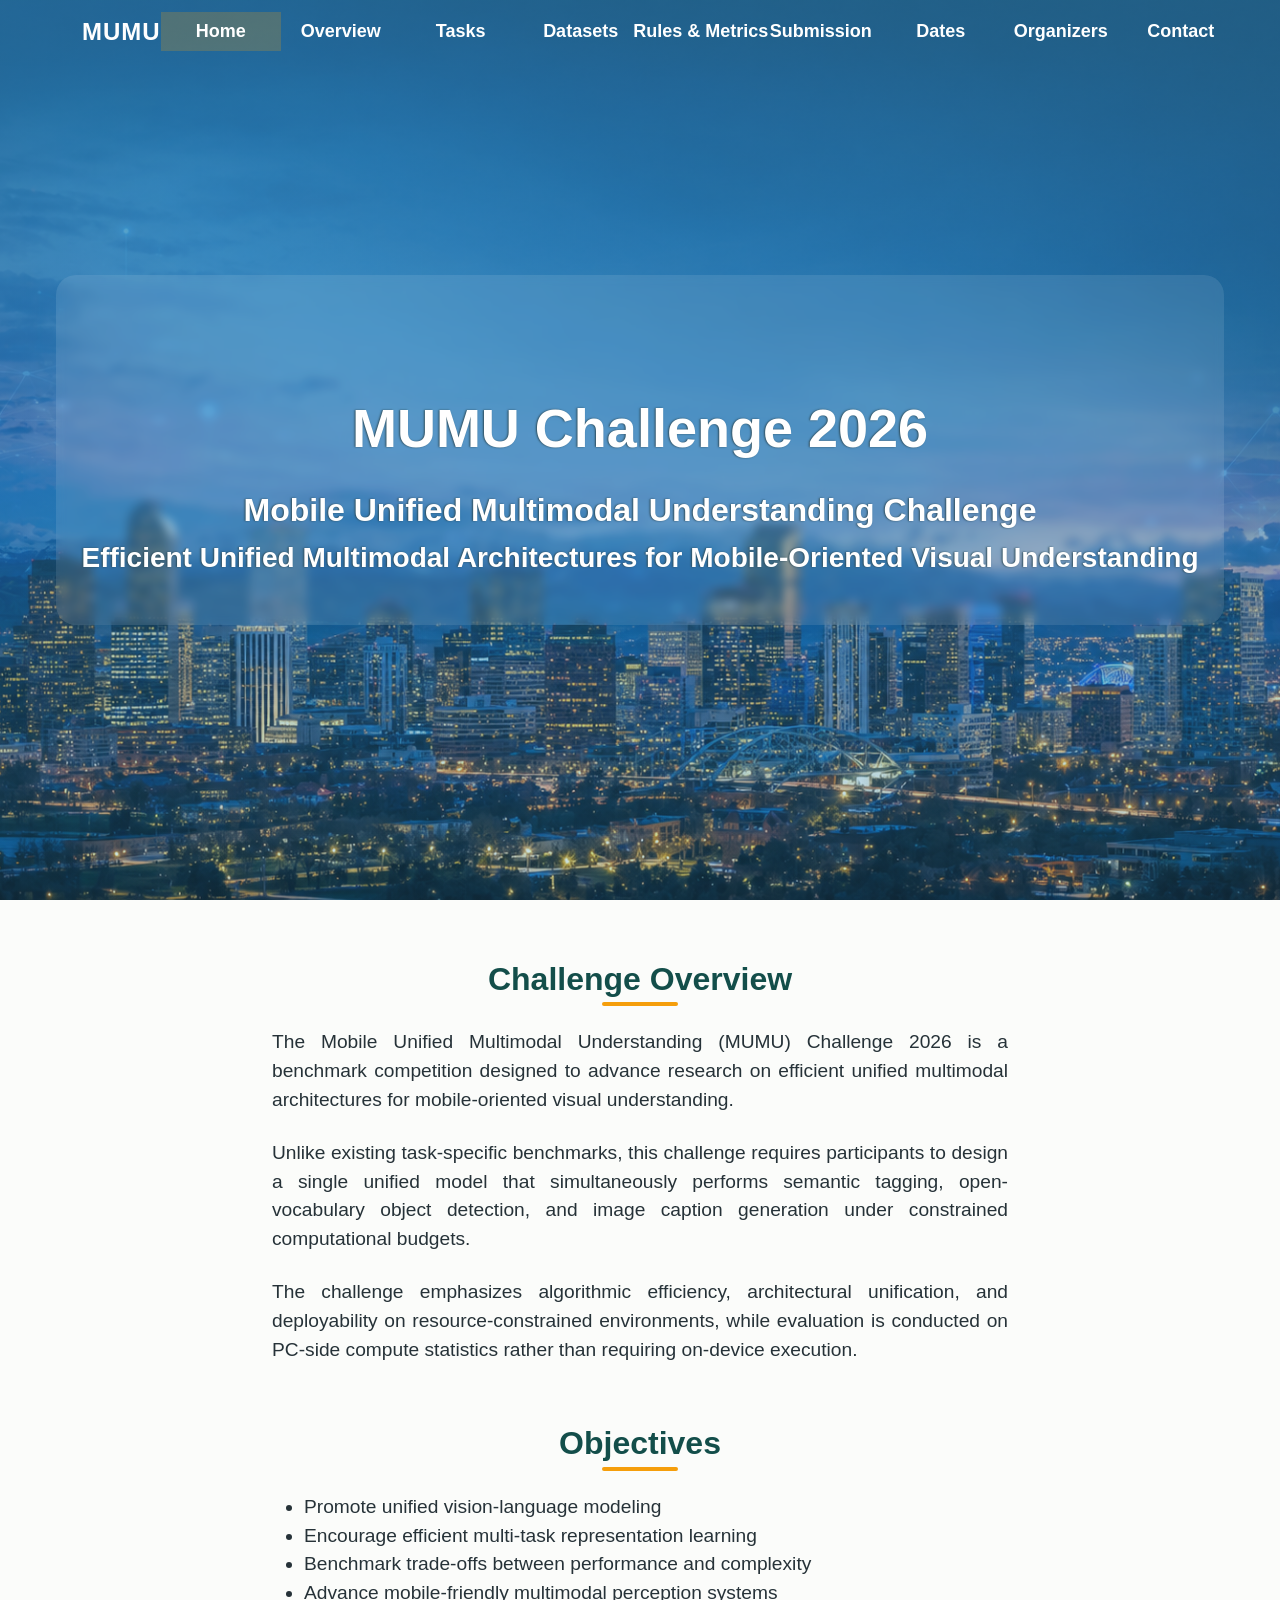
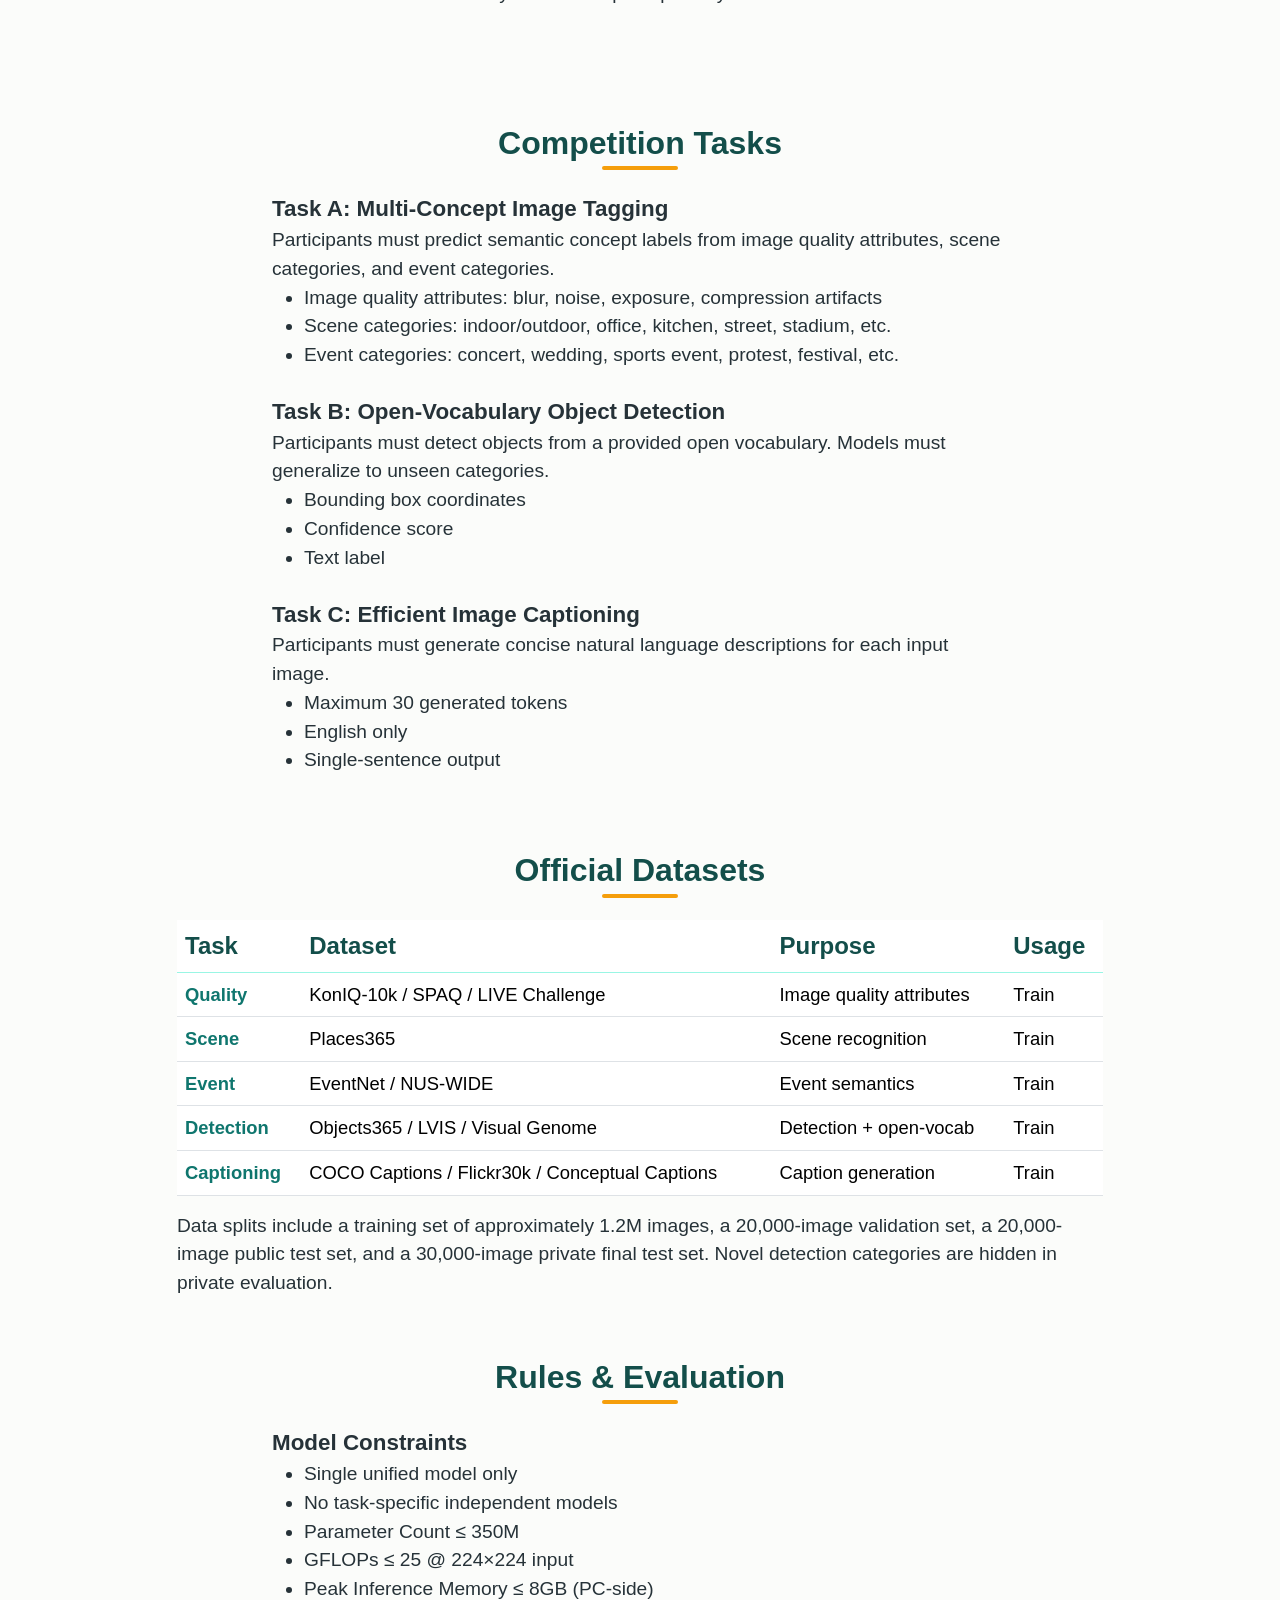
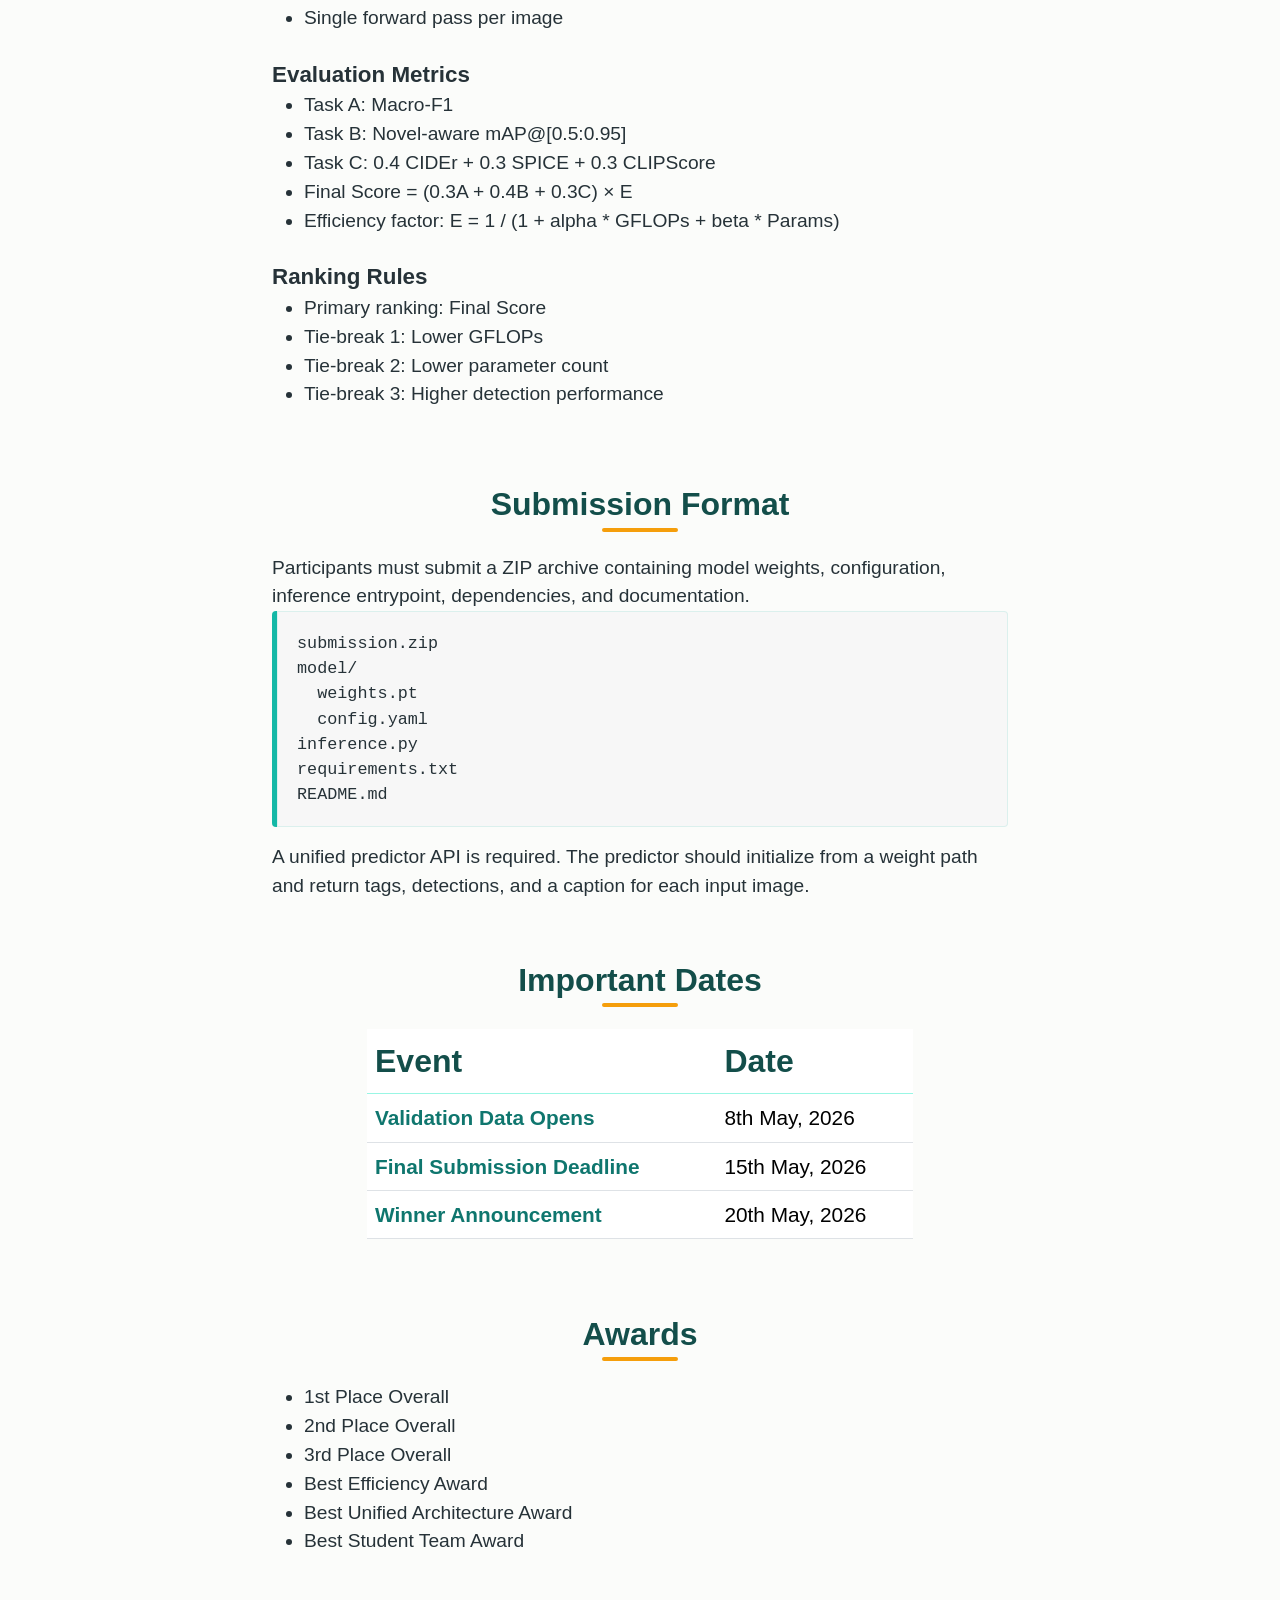
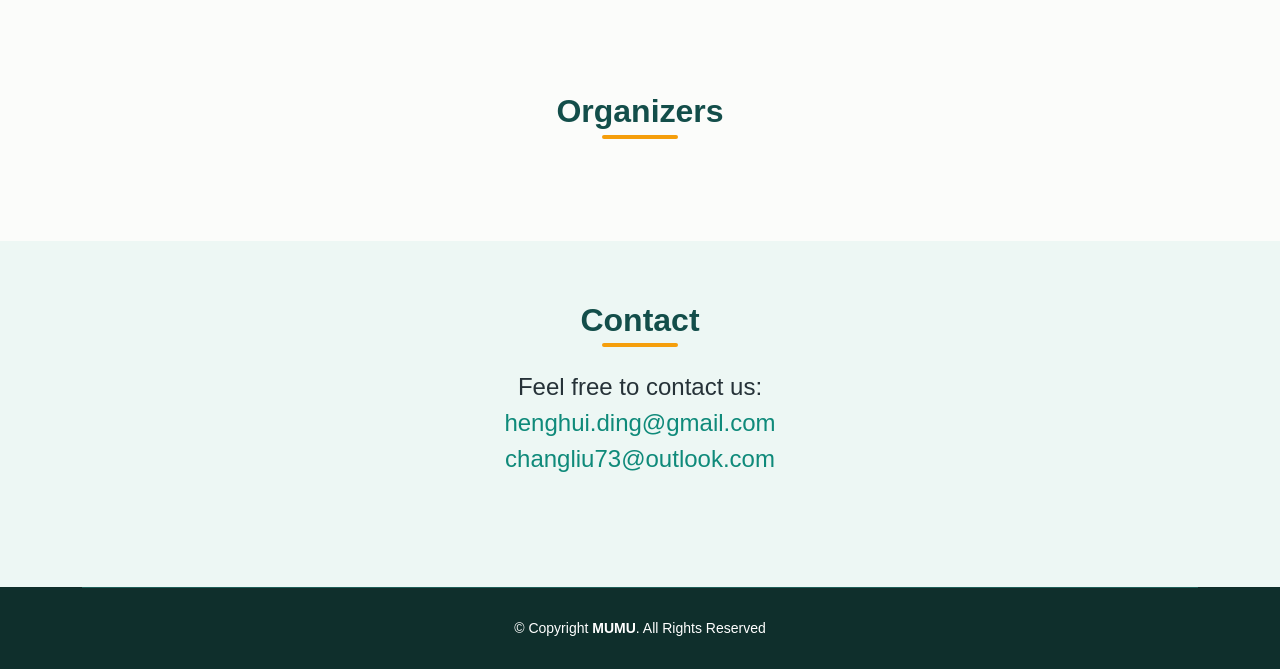
<file: index_mumu.html>
<!DOCTYPE html>
<html lang="en">

<head>
  <meta charset="utf-8">
  <meta content="width=device-width, initial-scale=1.0" name="viewport">

  <title>MUMU Challenge 2026</title>
  <meta content="Mobile Unified Multimodal Understanding Challenge 2026" name="description">
  <meta content="MUMU, challenge, multimodal understanding, mobile AI, CVPR 2026" name="keywords">

  <link rel="apple-touch-icon" sizes="180x180" href="images/favicon/apple-touch-icon.png">
  <link rel="icon" type="image/png" sizes="32x32" href="images/favicon/favicon-32x32.png">
  <link rel="icon" type="image/png" sizes="16x16" href="images/favicon/favicon-16x16.png">
  <link rel="manifest" href="images/favicon/site.webmanifest">

  <link href="assets/vendor/aos/aos.css" rel="stylesheet">
  <link href="assets/vendor/bootstrap/css/bootstrap.min.css" rel="stylesheet">
  <link href="assets/vendor/bootstrap-icons/bootstrap-icons.css" rel="stylesheet">
  <link href="assets/vendor/boxicons/css/boxicons.min.css" rel="stylesheet">
  <link href="assets/vendor/glightbox/css/glightbox.min.css" rel="stylesheet">
  <link href="assets/vendor/swiper/swiper-bundle.min.css" rel="stylesheet">

  <link href="assets/css/style.css" rel="stylesheet">

  <style>
    .mumu-page {
      color: #263238;
      background: #fbfcfa;
    }

    .mumu-page a {
      color: #0f8a7a;
    }

    .mumu-page a:hover {
      color: #d97706;
    }

    .mumu-page #header {
      background: rgba(19, 78, 74, 0.88);
    }

    .mumu-page #header.header-transparent {
      background: transparent;
    }

    .mumu-page #header.header-scrolled {
      background: rgba(19, 78, 74, 0.94);
    }

    .mumu-page .navbar a,
    .mumu-page .navbar a:focus {
      color: #fff;
    }

    .mumu-page .navbar a:hover,
    .mumu-page .navbar .active,
    .mumu-page .navbar .active:focus,
    .mumu-page .navbar li:hover>a {
      background: rgba(245, 158, 11, 0.22);
    }

    .mumu-page .section-bg {
      background-color: #edf7f4;
    }

    .mumu-page .section-title h2 {
      color: #134e4a;
    }

    .mumu-page .section-title h2::after {
      background: none;
      width: 76px;
      height: 4px;
      top: auto;
      bottom: -10px;
      border-radius: 999px;
      background-color: #f59e0b;
    }

    .mumu-page .table thead th {
      color: #134e4a;
      border-bottom-color: #99f6e4;
    }

    .mumu-page .table tbody th {
      color: #0f766e;
    }

    .mumu-page pre {
      border-left: 5px solid #14b8a6;
      box-shadow: inset 0 0 0 1px rgba(20, 184, 166, 0.12);
    }

    .mumu-page .team .member .member-info {
      color: #134e4a;
      border-top: 4px solid #14b8a6;
      box-shadow: 0px 8px 24px rgba(19, 78, 74, 0.14);
    }

    .mumu-page .team .member h4 {
      color: #134e4a;
    }

    .mumu-page .team .member h4::after {
      background: #f59e0b;
    }

    .mumu-page .back-to-top {
      background: #0f766e;
    }

    .mumu-page .back-to-top:hover {
      background: #f59e0b;
    }

    .mumu-page #footer {
      background: #0f2f2c;
    }

    .mumu-page #footer .copyright {
      border-top-color: #1f5f58;
    }
  </style>
</head>

<body class="mumu-page">

  <!-- ======= Header ======= -->
  <header id="header" class="fixed-top header-transparent">
    <div class="container d-flex align-items-center justify-content-between position-relative">

      <div class="logo">
        <h1 class="text-light"><a href="index_mumu.html"><span>MUMU</span></a></h1>
      </div>

      <nav id="navbar" class="navbar">
        <ul>
          <li><a class="nav-link scrollto active" href="#hero">Home</a></li>
          <li><a class="nav-link scrollto" href="#overview">Overview</a></li>
          <li><a class="nav-link scrollto" href="#tasks">Tasks</a></li>
          <li><a class="nav-link scrollto" href="#datasets">Datasets</a></li>
          <li><a class="nav-link scrollto" href="#rules">Rules & Metrics</a></li>
          <li><a class="nav-link scrollto" href="#submission">Submission</a></li>
          <li><a class="nav-link scrollto" href="#dates">Dates</a></li>
          <li><a class="nav-link scrollto" href="#organizer">Organizers</a></li>
          <li><a class="nav-link scrollto" href="#contact">Contact</a></li>
        </ul>
        <i class="bi bi-list mobile-nav-toggle"></i>
      </nav>

    </div>
  </header><!-- End Header -->

  <!-- ======= Hero Section ======= -->
  <section id="hero" style="background-image: linear-gradient(rgba(55, 142, 181, 0.55), rgba(55, 142, 181, 0.25)), url('images/workshop2025/background_mumu_ai_denver.png'); background-size: cover; background-position: center bottom;">
    <div class="hero-container" data-aos="fade-up">
      <h1 style="font-size: 54px; margin: 125px 0 35px 0">MUMU Challenge 2026</h1>
      <h2 style="font-size: 32px; margin: 0 0 12px 0">Mobile Unified Multimodal Understanding Challenge</h2>
      <h2 style="font-size: 28px;">Efficient Unified Multimodal Architectures for Mobile-Oriented Visual Understanding</h2>
    </div>
  </section><!-- End Hero -->

  <main id="main">

    <!-- ======= Overview Section ======= -->
    <section id="overview" class="services">
      <div class="container">
        <div class="section-title" data-aos="fade-in" data-aos-delay="100" style="margin-bottom: 0px; padding: 0px 0;">
          <h2>Challenge Overview</h2>
          <div class="row">
            <div class="col-2"></div>
            <div class="col-8">
              <p style="text-align: justify; hyphens: auto; font-size: 1.2em">
                The Mobile Unified Multimodal Understanding (MUMU) Challenge 2026 is a benchmark competition designed to advance research on efficient unified multimodal architectures for mobile-oriented visual understanding.
              </p>
              <br>
              <p style="text-align: justify; hyphens: auto; font-size: 1.2em">
                Unlike existing task-specific benchmarks, this challenge requires participants to design a single unified model that simultaneously performs semantic tagging, open-vocabulary object detection, and image caption generation under constrained computational budgets.
              </p>
              <br>
              <p style="text-align: justify; hyphens: auto; font-size: 1.2em">
                The challenge emphasizes algorithmic efficiency, architectural unification, and deployability on resource-constrained environments, while evaluation is conducted on PC-side compute statistics rather than requiring on-device execution.
              </p>
            </div>
            <div class="col-2"></div>
          </div>
        </div>
      </div>
    </section><!-- End Overview Section -->

    <!-- ======= Objectives Section ======= -->
    <section id="objectives" class="services" style="padding: 0px 20px 40px 20px;">
      <div class="container">
        <div class="section-title" data-aos="fade-in" data-aos-delay="100" style="margin-bottom: 10px; padding: 0px 0;">
          <h2>Objectives</h2>
          <div class="row">
            <div class="col-2"></div>
            <div class="col-8">
              <ul style="text-align: left; font-size: 1.2em">
                <li>Promote unified vision-language modeling</li>
                <li>Encourage efficient multi-task representation learning</li>
                <li>Benchmark trade-offs between performance and complexity</li>
                <li>Advance mobile-friendly multimodal perception systems</li>
              </ul>
            </div>
            <div class="col-2"></div>
          </div>
        </div>
      </div>
    </section><!-- End Objectives Section -->

    <!-- ======= Tasks Section ======= -->
    <section id="tasks" class="services" style="padding: 50px 20px;">
      <div class="container">
        <div class="section-title" data-aos="fade-in" data-aos-delay="100" style="margin-bottom: 10px; padding: 0px 0;">
          <h2>Competition Tasks</h2>
          <div class="row">
            <div class="col-2"></div>
            <div class="col-8">

              <div>
                <p style="text-align: left; hyphens: auto; font-size: 1.4em; font-weight: bold;">Task A: Multi-Concept Image Tagging</p>
                <p style="text-align: left; hyphens: auto; font-size: 1.2em">
                  Participants must predict semantic concept labels from image quality attributes, scene categories, and event categories.
                </p>
                <ul style="text-align: left; font-size: 1.2em">
                  <li>Image quality attributes: blur, noise, exposure, compression artifacts</li>
                  <li>Scene categories: indoor/outdoor, office, kitchen, street, stadium, etc.</li>
                  <li>Event categories: concert, wedding, sports event, protest, festival, etc.</li>
                </ul>
              </div>

              <div>
                <div style="margin-top: 25px; margin-bottom: 10px;"></div>
                <p style="text-align: left; hyphens: auto; font-size: 1.4em; font-weight: bold;">Task B: Open-Vocabulary Object Detection</p>
                <p style="text-align: left; hyphens: auto; font-size: 1.2em">
                  Participants must detect objects from a provided open vocabulary. Models must generalize to unseen categories.
                </p>
                <ul style="text-align: left; font-size: 1.2em">
                  <li>Bounding box coordinates</li>
                  <li>Confidence score</li>
                  <li>Text label</li>
                </ul>
              </div>

              <div>
                <div style="margin-top: 25px; margin-bottom: 10px;"></div>
                <p style="text-align: left; hyphens: auto; font-size: 1.4em; font-weight: bold;">Task C: Efficient Image Captioning</p>
                <p style="text-align: left; hyphens: auto; font-size: 1.2em">
                  Participants must generate concise natural language descriptions for each input image.
                </p>
                <ul style="text-align: left; font-size: 1.2em">
                  <li>Maximum 30 generated tokens</li>
                  <li>English only</li>
                  <li>Single-sentence output</li>
                </ul>
              </div>

            </div>
            <div class="col-2"></div>
          </div>
        </div>
      </div>
    </section><!-- End Tasks Section -->

    <!-- ======= Datasets Section ======= -->
    <section id="datasets" class="services" style="padding: 0px 20px 50px 20px;">
      <div class="container">
        <div class="section-title" data-aos="fade-in" data-aos-delay="100" style="margin-bottom: 10px; padding: 0px 0;">
          <h2>Official Datasets</h2>
          <div class="row">
            <div class="col-1"></div>
            <div class="col-10">
              <div class="table-responsive">
                <table class="table">
                  <thead>
                    <tr>
                      <th style="text-align: left; font-size: 1.5em">Task</th>
                      <th style="text-align: left; font-size: 1.5em">Dataset</th>
                      <th style="text-align: left; font-size: 1.5em">Purpose</th>
                      <th style="text-align: left; font-size: 1.5em">Usage</th>
                    </tr>
                  </thead>
                  <tbody>
                    <tr>
                      <th scope="row" style="text-align: left; font-size: 1.15em">Quality</th>
                      <td style="text-align: left; font-size: 1.15em">KonIQ-10k / SPAQ / LIVE Challenge</td>
                      <td style="text-align: left; font-size: 1.15em">Image quality attributes</td>
                      <td style="text-align: left; font-size: 1.15em">Train</td>
                    </tr>
                    <tr>
                      <th scope="row" style="text-align: left; font-size: 1.15em">Scene</th>
                      <td style="text-align: left; font-size: 1.15em">Places365</td>
                      <td style="text-align: left; font-size: 1.15em">Scene recognition</td>
                      <td style="text-align: left; font-size: 1.15em">Train</td>
                    </tr>
                    <tr>
                      <th scope="row" style="text-align: left; font-size: 1.15em">Event</th>
                      <td style="text-align: left; font-size: 1.15em">EventNet / NUS-WIDE</td>
                      <td style="text-align: left; font-size: 1.15em">Event semantics</td>
                      <td style="text-align: left; font-size: 1.15em">Train</td>
                    </tr>
                    <tr>
                      <th scope="row" style="text-align: left; font-size: 1.15em">Detection</th>
                      <td style="text-align: left; font-size: 1.15em">Objects365 / LVIS / Visual Genome</td>
                      <td style="text-align: left; font-size: 1.15em">Detection + open-vocab</td>
                      <td style="text-align: left; font-size: 1.15em">Train</td>
                    </tr>
                    <tr>
                      <th scope="row" style="text-align: left; font-size: 1.15em">Captioning</th>
                      <td style="text-align: left; font-size: 1.15em">COCO Captions / Flickr30k / Conceptual Captions</td>
                      <td style="text-align: left; font-size: 1.15em">Caption generation</td>
                      <td style="text-align: left; font-size: 1.15em">Train</td>
                    </tr>
                  </tbody>
                </table>
              </div>
              <p style="text-align: left; hyphens: auto; font-size: 1.2em">
                Data splits include a training set of approximately 1.2M images, a 20,000-image validation set, a 20,000-image public test set, and a 30,000-image private final test set. Novel detection categories are hidden in private evaluation.
              </p>
            </div>
            <div class="col-1"></div>
          </div>
        </div>
      </div>
    </section><!-- End Datasets Section -->

    <!-- ======= Rules Section ======= -->
    <section id="rules" class="services" style="padding: 0px 20px 50px 20px;">
      <div class="container">
        <div class="section-title" data-aos="fade-in" data-aos-delay="100" style="margin-bottom: 10px; padding: 0px 0;">
          <h2>Rules & Evaluation</h2>
          <div class="row">
            <div class="col-2"></div>
            <div class="col-8">
              <p style="text-align: left; hyphens: auto; font-size: 1.4em; font-weight: bold;">Model Constraints</p>
              <ul style="text-align: left; font-size: 1.2em">
                <li>Single unified model only</li>
                <li>No task-specific independent models</li>
                <li>Parameter Count &le; 350M</li>
                <li>GFLOPs &le; 25 @ 224&times;224 input</li>
                <li>Peak Inference Memory &le; 8GB (PC-side)</li>
                <li>Single forward pass per image</li>
              </ul>

              <p style="text-align: left; hyphens: auto; font-size: 1.4em; font-weight: bold; margin-top: 25px;">Evaluation Metrics</p>
              <ul style="text-align: left; font-size: 1.2em">
                <li>Task A: Macro-F1</li>
                <li>Task B: Novel-aware mAP@[0.5:0.95]</li>
                <li>Task C: 0.4 CIDEr + 0.3 SPICE + 0.3 CLIPScore</li>
                <li>Final Score = (0.3A + 0.4B + 0.3C) &times; E</li>
                <li>Efficiency factor: E = 1 / (1 + alpha * GFLOPs + beta * Params)</li>
              </ul>

              <p style="text-align: left; hyphens: auto; font-size: 1.4em; font-weight: bold; margin-top: 25px;">Ranking Rules</p>
              <ul style="text-align: left; font-size: 1.2em">
                <li>Primary ranking: Final Score</li>
                <li>Tie-break 1: Lower GFLOPs</li>
                <li>Tie-break 2: Lower parameter count</li>
                <li>Tie-break 3: Higher detection performance</li>
              </ul>
            </div>
            <div class="col-2"></div>
          </div>
        </div>
      </div>
    </section><!-- End Rules Section -->

    <!-- ======= Submission Section ======= -->
    <section id="submission" class="services" style="padding: 0px 20px 50px 20px;">
      <div class="container">
        <div class="section-title" data-aos="fade-in" data-aos-delay="100" style="margin-bottom: 10px; padding: 0px 0;">
          <h2>Submission Format</h2>
          <div class="row">
            <div class="col-2"></div>
            <div class="col-8">
              <p style="text-align: left; hyphens: auto; font-size: 1.2em">
                Participants must submit a ZIP archive containing model weights, configuration, inference entrypoint, dependencies, and documentation.
              </p>
              <pre style="text-align: left; background: #f7f7f7; padding: 20px; border-radius: 4px; font-size: 1.05em; overflow-x: auto;"><code>submission.zip
model/
  weights.pt
  config.yaml
inference.py
requirements.txt
README.md</code></pre>
              <p style="text-align: left; hyphens: auto; font-size: 1.2em">
                A unified predictor API is required. The predictor should initialize from a weight path and return tags, detections, and a caption for each input image.
              </p>
            </div>
            <div class="col-2"></div>
          </div>
        </div>
      </div>
    </section><!-- End Submission Section -->

    <!-- ======= Dates Section ======= -->
    <section id="dates" class="services" style="padding: 0px 20px; margin-bottom: 50px;">
      <div class="container">
        <div class="section-title" data-aos="fade-in" data-aos-delay="100" style="margin-bottom: 10px; padding: 0px 0;">
          <h2>Important Dates</h2>
          <div class="row">
            <div class="col-3"></div>
            <div class="col-6">
              <div class="tab-pane fade show active" id="challenge" role="tabpanel" aria-labelledby="challenge-tab">
                <div class="table-responsive">
                  <table class="table">
                    <thead>
                      <tr>
                        <th style="text-align: left; font-size: 2.0em">Event</th>
                        <th style="text-align: left; font-size: 2.0em">Date</th>
                      </tr>
                    </thead>
                    <tbody>
                      <tr>
                        <th scope="row" style="text-align: left; font-size: 1.3em">Validation Data Opens</th>
                        <td style="text-align: left; font-size: 1.3em">8th May, 2026</td>
                      </tr>
                      <tr>
                        <th scope="row" style="text-align: left; font-size: 1.3em">Final Submission Deadline</th>
                        <td style="text-align: left; font-size: 1.3em">15th May, 2026</td>
                      </tr>
                      <tr>
                        <th scope="row" style="text-align: left; font-size: 1.3em">Winner Announcement</th>
                        <td style="text-align: left; font-size: 1.3em">20th May, 2026</td>
                      </tr>
                    </tbody>
                  </table>
                </div>
              </div>
            </div>
            <div class="col-3"></div>
          </div>
        </div>
      </div>
    </section><!-- End Dates Section -->

    <!-- ======= Awards Section ======= -->
    <section id="awards" class="services" style="padding: 0px 20px 50px 20px;">
      <div class="container">
        <div class="section-title" data-aos="fade-in" data-aos-delay="100" style="margin-bottom: 10px; padding: 0px 0;">
          <h2>Awards</h2>
          <div class="row">
            <div class="col-2"></div>
            <div class="col-8">
              <ul style="text-align: left; font-size: 1.2em">
                <li>1st Place Overall</li>
                <li>2nd Place Overall</li>
                <li>3rd Place Overall</li>
                <li>Best Efficiency Award</li>
                <li>Best Unified Architecture Award</li>
                <li>Best Student Team Award</li>
              </ul>
            </div>
            <div class="col-2"></div>
          </div>
        </div>
      </div>
    </section><!-- End Awards Section -->

    <!-- ======= Organizer Section ======= -->
    <section id="organizer" class="team" style="padding-bottom: 50px;">

      <div class="section-title" data-aos="fade-in" data-aos-delay="100">
        <h2>Organizers</h2>
      </div>
      <div class="container-fluid" style="width: 80%;">
        <div class="row justify-content-center row-cols-1 row-cols-sm-2 row-cols-md-3 row-cols-lg-4">
<!-- 
          <div class="col mb-5">
            <div class="member" data-aos="fade-up" data-aos-delay="150">
              <div class="organizer"><img src="images/workshop2025/organizers/HenghuiDing.jpg" class="img-fluid" alt=""></div>
              <div class="member-info">
                <h4><a href="https://henghuiding.github.io" target="_blank">Henghui Ding</a></h4>
                <span>Fudan University</span>
              </div>
            </div>
          </div>

          <div class="col mb-5">
            <div class="member" data-aos="fade-up" data-aos-delay="150">
              <div class="organizer"><img src="images/workshop2025/organizers/NikhilaRavi.png" class="img-fluid" alt=""></div>
              <div class="member-info">
                <h4><a>Nikhila Ravi</a></h4>
                <span>META AI</span>
              </div>
            </div>
          </div>

          <div class="col mb-5">
            <div class="member" data-aos="fade-up" data-aos-delay="150">
              <div class="organizer"><img src="images/workshop2025/organizers/ChangLiu.jpg" class="img-fluid" alt=""></div>
              <div class="member-info">
                <h4><a>Chang Liu</a></h4>
                <span>Shanghai University of Finance and Economics</span>
              </div>
            </div>
          </div>

          <div class="col mb-5">
            <div class="member" data-aos="fade-up" data-aos-delay="150">
              <div class="organizer"><img src="images/workshop2025/organizers/YunchaoWei.png" class="img-fluid" alt=""></div>
              <div class="member-info">
                <h4><a>Yunchao Wei</a></h4>
                <span>Beijing Jiaotong University</span>
              </div>
            </div>
          </div> -->

        </div>
      </div>
    </section><!-- End Organizer Section -->

    <!-- ======= Contact Section ======= -->
    <section id="contact" class="contact section-bg">
      <div class="container" data-aos="fade-up">
        <div class="section-title">
          <h2>Contact</h2>
          <div class="row">
            <div class="col-1"></div>
            <div class="col-10">
              <p style="text-align: center; hyphens: auto; font-size: 1.5em">
                Feel free to contact us: <br>
                <a href="mailto:henghui.ding@gmail.com">henghui.ding@gmail.com</a><br>
                <a href="mailto:changliu73@outlook.com">changliu73@outlook.com</a>
              </p>
            </div>
            <div class="col-1"></div>
          </div>
        </div>
      </div>
    </section><!-- End Contact Section -->

  </main><!-- End #main -->

  <!-- ======= Footer ======= -->
  <footer id="footer">
    <div class="container">
      <div class="copyright">
        &copy; Copyright <strong><span>MUMU</span></strong>. All Rights Reserved
      </div>
    </div>
  </footer><!-- End Footer -->

  <a href="#" class="back-to-top d-flex align-items-center justify-content-center"><i
      class="bi bi-arrow-up-short"></i></a>

  <script src="assets/vendor/purecounter/purecounter_vanilla.js"></script>
  <script src="assets/vendor/aos/aos.js"></script>
  <script src="assets/vendor/bootstrap/js/bootstrap.bundle.min.js"></script>
  <script src="assets/vendor/glightbox/js/glightbox.min.js"></script>
  <script src="assets/vendor/isotope-layout/isotope.pkgd.min.js"></script>
  <script src="assets/vendor/swiper/swiper-bundle.min.js"></script>
  <script src="assets/vendor/php-email-form/validate.js"></script>
  <script src="assets/js/main.js"></script>

</body>

</html>
</file>
<file: assets/css/style.css>
/**
* Template Name: Squadfree
* Template URL: https://bootstrapmade.com/squadfree-free-bootstrap-template-creative/
* Updated: Mar 17 2024 with Bootstrap v5.3.3
* Author: BootstrapMade.com
* License: https://bootstrapmade.com/license/
*/

/*--------------------------------------------------------------
# General
--------------------------------------------------------------*/
body {
  font-family: "Open Sans", sans-serif;
  color: #444444;
}

a {
  text-decoration: none;
  color: #3B8EC1;
}

a:hover {
  color: #8ec4dd;
  text-decoration: none;
}

h1,
h2,
h3,
h4,
h5,
h6 {
  font-family: "Raleway", sans-serif;
}

#main {
  margin-top: 90px;
}

/*--------------------------------------------------------------
# Back to top button
--------------------------------------------------------------*/
.back-to-top {
  position: fixed;
  visibility: hidden;
  opacity: 0;
  right: 15px;
  bottom: 15px;
  z-index: 998;
  background: #3B8EC1;
  width: 40px;
  height: 40px;
  border-radius: 50px;
  transition: all 0.4s;
}

.back-to-top i {
  font-size: 24px;
  color: #fff;
  line-height: 0;
}

.back-to-top:hover {
  background: #86c0da;
  color: #fff;
}

.back-to-top.active {
  visibility: visible;
  opacity: 1;
}

/*--------------------------------------------------------------
# Disable aos animation delay on mobile devices
--------------------------------------------------------------*/
@media screen and (max-width: 768px) {
  [data-aos-delay] {
    transition-delay: 0 !important;
  }
}

/*--------------------------------------------------------------
# Header
--------------------------------------------------------------*/
#header {
  transition: all 0.5s;
  z-index: 997;
  transition: all 0.5s;
  padding: 12px 0;
  /* background: rgba(103, 176, 209, 0.8); */
}

#header.header-transparent {
  background: transparent;
}

#header.header-scrolled {
  background: rgba(59, 142, 193, 0.9);
  padding: 12px;
}

#header .logo h1 {
  font-size: 24px;
  margin: 0;
  line-height: 1;
  font-weight: 700;
  letter-spacing: 1px;
  font-family: "Poppins", sans-serif;
  text-transform: uppercase;
}

#header .logo h1 a,
#header .logo h1 a:hover {
  color: #fff;
  text-decoration: none;
}

#header .logo img {
  padding: 0;
  margin: 0;
  max-height: 40px;
}

@media (max-width: 768px) {
  #header.header-scrolled {
    padding: 15px 0;
  }
}

/*--------------------------------------------------------------
# Navigation Menu
--------------------------------------------------------------*/
/**
* Desktop Navigation 
*/
.navbar {
  padding: 0;
  position: static;
  width: 100%;
  display: flex;
  justify-content: center;
}

.navbar ul {
  margin: 0;
  padding: 0;
  display: flex;
  list-style: none;
  align-items: center;
  justify-content: center;
}

.navbar li {
  position: relative;
}

.navbar a,
.navbar a:focus {
  display: flex;
  align-items: center;
  width: 120px;
  justify-content: center;
  text-align: center;
  padding: 6px 6px;
  /* margin-left: 6px; */
  font-family: "Raleway", sans-serif;
  font-size: 18px;
  font-weight: 700;
  color: #fff;
  white-space: nowrap;
  transition: 0.3s;
}

.navbar a i,
.navbar a:focus i {
  font-size: 12px;
  line-height: 0;
  /* margin-left: 5px; */
}

.navbar a:hover,
.navbar .active,
.navbar .active:focus,
.navbar li:hover>a {
  background: rgba(255, 255, 255, 0.2);
}

.navbar .dropdown ul {
  display: block;
  position: absolute;
  left: 10px;
  top: calc(100% + 30px);
  margin: 0;
  padding: 10px 0;
  z-index: 99;
  opacity: 0;
  visibility: hidden;
  background: #fff;
  box-shadow: 0px 0px 30px rgba(127, 137, 161, 0.25);
  transition: 0.3s;
}

.navbar .dropdown ul li {
  min-width: 200px;
}

.navbar .dropdown ul a {
  padding: 10px 20px;
  font-size: 15px;
  text-transform: none;
  font-weight: 600;
  color: #2f4d5a;
}

.navbar .dropdown ul a i {
  font-size: 12px;
}

.navbar .dropdown ul a:hover,
.navbar .dropdown ul .active:hover,
.navbar .dropdown ul li:hover>a {
  color: #3B8EC1;
}

.navbar .dropdown:hover>ul {
  opacity: 1;
  top: 100%;
  visibility: visible;
}

.navbar .megamenu {
  position: static;
}

.navbar .megamenu ul {
  margin: 0;
  padding: 10px;
  display: block;
  position: absolute;
  top: 130%;
  left: 0;
  right: 0;
  visibility: hidden;
  opacity: 0;
  display: flex;
  transition: 0.3s;
  border-radius: 4px;
  z-index: 99;
}

.navbar .megamenu ul li {
  flex: 1;
}

.navbar .megamenu ul li strong {
  padding: 10px 0 10px 20px;
  display: block;
}

.navbar .megamenu ul li a,
.navbar .megamenu ul li:hover>a {
  color: rgba(var(--color-white-rgb), 0.5);
  background: none;
  padding: 8px 10px;
}

.navbar .megamenu ul li a:hover,
.navbar .megamenu ul li .active,
.navbar .megamenu ul li .active:hover {
  color: #3B8EC1;
}

.navbar .megamenu:hover>ul {
  opacity: 1;
  top: 100%;
  visibility: visible;
}

.navbar .dropdown .dropdown ul {
  top: 0;
  left: calc(100% - 30px);
  visibility: hidden;
}

.navbar .dropdown .dropdown:hover>ul {
  opacity: 1;
  top: 0;
  left: 100%;
  visibility: visible;
}

@media (max-width: 1366px) {
  .navbar .dropdown .dropdown ul {
    left: -90%;
  }

  .navbar .dropdown .dropdown:hover>ul {
    left: -100%;
  }
}

/**
* Mobile Navigation 
*/
.mobile-nav-toggle {
  color: #fff;
  font-size: 28px;
  cursor: pointer;
  display: none;
  line-height: 0;
  transition: 0.5s;
}

@media (max-width: 991px) {
  .navbar {
    justify-content: flex-end;
  }

  .mobile-nav-toggle {
    display: block;
  }

  .navbar ul {
    display: none;
  }
}

.navbar-mobile {
  position: fixed;
  overflow: hidden;
  top: 0;
  right: 0;
  left: 0;
  bottom: 0;
  background: rgba(43, 111, 142, 0.9);
  transition: 0.3s;
}

.navbar-mobile .mobile-nav-toggle {
  position: absolute;
  top: 15px;
  right: 15px;
}

.navbar-mobile ul {
  display: block;
  position: absolute;
  top: 55px;
  right: 15px;
  bottom: 15px;
  left: 15px;
  padding: 10px 0;
  background-color: #fff;
  overflow-y: auto;
  transition: 0.3s;
}

.navbar-mobile a,
.navbar-mobile a:focus {
  display: block;
  width: auto;
  padding: 10px 20px;
  font-size: 15px;
  color: #2f4d5a;
}

.navbar-mobile a:hover,
.navbar-mobile .active,
.navbar-mobile li:hover>a {
  color: #3B8EC1;
}

.navbar-mobile .getstarted,
.navbar-mobile .getstarted:focus {
  margin: 15px;
}

.navbar-mobile .dropdown ul {
  position: static;
  display: none;
  margin: 10px 20px;
  padding: 10px 0;
  z-index: 99;
  opacity: 1;
  visibility: visible;
  background: #fff;
  box-shadow: 0px 0px 30px rgba(127, 137, 161, 0.25);
}

.navbar-mobile .dropdown ul li {
  min-width: 200px;
}

.navbar-mobile .dropdown ul a {
  padding: 10px 20px;
}

.navbar-mobile .dropdown ul a i {
  font-size: 12px;
}

.navbar-mobile .dropdown ul a:hover,
.navbar-mobile .dropdown ul .active:hover,
.navbar-mobile .dropdown ul li:hover>a {
  color: #3B8EC1;
}

.navbar-mobile .dropdown>.dropdown-active {
  display: block;
}

.navbar-mobile .megamenu ul li a,
.navbar-mobile .megamenu ul li:hover>a {
  color: rgba(var(--color-white-rgb), 0.5);
  background: none;
}

.navbar-mobile .megamenu ul li a:hover,
.navbar-mobile .megamenu ul li .active,
.navbar-mobile .megamenu ul li .active:hover {
  color: #3B8EC1;
}

/*--------------------------------------------------------------
# Hero Section
--------------------------------------------------------------*/
#hero {
  width: 100%;
  height: 100vh;
  background-size: cover;
  position: relative;
  margin-bottom: -90px;
}

#hero .hero-container {
  position: absolute;
  bottom: 0;
  top: 0;
  left: 0;
  right: 0;

  display: flex;
  justify-content: center;
  align-items: center;
  flex-direction: column;
  text-align: center;

  background: rgba(255, 255, 255, 0.1);
  backdrop-filter: blur(5px);
  -webkit-backdrop-filter: blur(5px);
  border-radius: 20px;
  padding: 0% 2% 0% 2%;

  width: fit-content;
  height: fit-content;
  margin: auto;
}

#hero h1 {
  margin: 0 0 0px 0;
  font-size: 64px;
  font-weight: 700;
  line-height: 56px;
  text-transform: none;
  color: #fff;
  text-shadow: -1px 0 2px #2f4d5a;
}

#hero h2 {
  color: #fff;
  margin-bottom: 50px;
  font-size: 20px;
  text-transform: none;
  font-weight: 700;
  text-shadow: -1px 0 2px #2f4d5a;
}

#hero .hero-registration {
  margin: 0 0 15px 0;
}

#hero .hero-registration-btn {
  display: inline-flex;
  align-items: center;
  justify-content: center;
  min-height: 54px;
  padding: 8px 34px;
  border: 3px solid rgba(255, 255, 255, 0.9);
  border-radius: 9999px;
  background: rgba(255, 255, 255, 0.12);
  color: #fff;
  font-size: 32px;
  line-height: 1.2;
  text-decoration: none;
  text-shadow: -1px 0 2px #2f4d5a;
  box-shadow: 0 10px 28px rgba(47, 77, 90, 0.22);
  backdrop-filter: blur(4px);
  -webkit-backdrop-filter: blur(4px);
  transition:
    background-color 0.2s ease,
    border-color 0.2s ease,
    box-shadow 0.2s ease,
    color 0.2s ease,
    transform 0.2s ease;
}

#hero .hero-registration-btn:hover,
#hero .hero-registration-btn:focus {
  background: rgba(255, 255, 255, 0.94);
  border-color: #fff;
  color: #2f4d5a;
  text-shadow: 0 1px 2px rgba(47, 77, 90, 0.14);
  box-shadow: 0 14px 34px rgba(47, 77, 90, 0.3);
  transform: translateY(-2px);
}

#hero .hero-registration-btn:focus-visible {
  outline: 3px solid rgba(255, 255, 255, 0.65);
  outline-offset: 4px;
}

#hero .btn-get-started {
  font-size: 36px;
  display: inline-block;
  padding: 4px 0;
  border-radius: 50px;
  transition: 0.3s ease-in-out;
  margin: 10px;
  width: 64px;
  height: 64px;
  text-align: center;
  border: 2px solid #fff;
  color: #fff;
}

#hero .btn-get-started:hover {
  padding-top: 8px;
  background: rgba(255, 255, 255, 0.15);
}

@media (min-width: 1024px) {
  #hero {
    background-attachment: fixed;
  }
}

@media (max-width: 768px) {
  #hero .hero-container {
    max-width: calc(100% - 32px);
    padding: 24px 16px;
    box-sizing: border-box;
  }

  #hero h1 {
    font-size: 28px !important;
    line-height: 36px !important;
    margin: 0 0 24px 0 !important;
  }

  #hero h2 {
    font-size: 18px !important;
    line-height: 24px !important;
    margin-bottom: 18px !important;
    max-width: 100%;
  }

  #hero h2 a {
    font-size: 18px !important;
  }

  #hero .hero-registration-btn {
    min-height: 44px;
    padding: 7px 22px;
    font-size: 20px !important;
  }
}

/*--------------------------------------------------------------
# Sections General
--------------------------------------------------------------*/
section {
  padding: 60px 0;
  overflow: hidden;
}

.section-bg {
  background-color: #f4f9fc;
}

.section-title {
  text-align: center;
  padding-bottom: 30px;
}

.section-title h2 {
  font-size: 32px;
  font-weight: bold;
  position: relative;
  margin-bottom: 30px;
  color: #2f4d5a;
  z-index: 2;
}

.section-title h2::after {
  content: "";
  position: absolute;
  left: 50%;
  top: 50%;
  transform: translate(-50%, -50%);
  width: 122px;
  height: 66px;
  background: url(../img/section-title-bg.png) no-repeat;
  z-index: -1;
}

.section-title p {
  margin-bottom: 0;
}

/*--------------------------------------------------------------
# Schedule
--------------------------------------------------------------*/
.schedule-section {
  padding: 0 20px 50px;
  margin-bottom: 50px;
}

.schedule-title {
  margin-bottom: 10px;
  padding: 0;
}

.schedule-table-wrap {
  border: 1px solid rgba(47, 77, 90, 0.1);
  border-radius: 8px;
  background: #fff;
  box-shadow: 0 18px 45px rgba(47, 77, 90, 0.08);
}

.schedule-table {
  margin-bottom: 0;
  color: #444444;
  text-align: left;
}

.schedule-table thead th {
  padding: 18px 24px;
  border-bottom: 1px solid rgba(47, 77, 90, 0.14);
  background: #ffffff;
  color: #444444;
  font-family: "Raleway", sans-serif;
  font-size: 1.2rem;
  font-weight: 700;
  letter-spacing: 0;
  text-transform: uppercase;
}

.schedule-table th:first-child {
  width: 190px;
}

.schedule-table tbody th,
.schedule-table tbody td {
  padding: 18px 24px;
  border-bottom: 1px solid rgba(47, 77, 90, 0.08);
  vertical-align: middle;
}

.schedule-table tbody tr:last-child th,
.schedule-table tbody tr:last-child td {
  border-bottom: 0;
}

.schedule-table tbody tr {
  transition: background-color 0.2s ease;
}

.schedule-table tbody tr:hover {
  background: #f8fbfd;
}

.schedule-time {
  display: inline-block;
  color: #444444;
  font-family: "Raleway", sans-serif;
  font-size: 1.2rem;
  font-weight: 700;
  line-height: 1.35;
  white-space: nowrap;
}

.schedule-activity-title {
  display: block;
  color: #2f4d5a;
  font-family: "Raleway", sans-serif;
  font-size: 1.2rem;
  font-weight: 700;
  line-height: 1.35;
}

.schedule-activity-heading {
  display: flex;
  align-items: center;
  flex-wrap: wrap;
  gap: 8px;
  margin-bottom: 10px;
}

.schedule-activity-type,
.schedule-recording {
  display: inline-flex;
  align-items: center;
  width: fit-content;
  gap: 5px;
  padding: 3px 9px;
  border-radius: 999px;
  font-size: 0.72rem;
  font-weight: 700;
  line-height: 1;
  text-transform: uppercase;
  white-space: nowrap;
}

.schedule-activity-type {
  background: #3B8EC1;
  color: #fff;
}

.schedule-row-panel .schedule-activity-type {
  background: #2f4d5a;
}

.schedule-recording {
  border: 1px solid #b1cbd7;
  background: #f0f7fa;
  color: #2f4d5a;
  transition: background-color 0.2s ease, border-color 0.2s ease, color 0.2s ease;
}

.schedule-recording i {
  font-size: 0.8rem;
  color: #3B8EC1;
}

.schedule-recording:hover,
.schedule-recording:focus-visible {
  border-color: #3B8EC1;
  background: #3B8EC1;
  color: #fff;
}

.schedule-recording:hover i,
.schedule-recording:focus-visible i {
  color: #fff;
}

.schedule-activity-title {
  text-decoration: none;
}

a.schedule-activity-title:hover,
a.schedule-activity-title:focus-visible {
  color: #3B8EC1;
  text-decoration: underline;
  text-decoration-thickness: 2px;
  text-underline-offset: 3px;
}

.schedule-recording:focus-visible,
a.schedule-activity-title:focus-visible {
  outline: 3px solid rgba(59, 142, 193, 0.3);
  outline-offset: 2px;
}

.schedule-speaker {
  display: block;
  margin-top: 5px;
  color: #687f8a;
  font-size: 1.0rem;
  line-height: 1.45;
}

.schedule-speaker::before {
  content: "Speaker: ";
  color: #8aa0aa;
  font-weight: 600;
}

.schedule-row-break {
  background: rgba(244, 249, 252, 0.72);
}

.schedule-row-break .schedule-activity-title {
  color: #2f4d5a;
}

.schedule-row-panel .schedule-speaker::before {
  content: "Panelists: ";
}

@media (max-width: 768px) {
  .schedule-section {
    padding-right: 12px;
    padding-left: 12px;
  }

  .schedule-table-wrap {
    border-radius: 6px;
  }

  .schedule-table {
    min-width: 560px;
  }

  .schedule-table thead th,
  .schedule-table tbody th,
  .schedule-table tbody td {
    padding: 14px 16px;
  }

  .schedule-table th:first-child {
    width: 150px;
  }

  .schedule-time {
    font-size: 0.9rem;
  }

  .schedule-activity-title {
    font-size: 1rem;
  }

  .schedule-speaker {
    font-size: 0.92rem;
  }
}

/*--------------------------------------------------------------
# Breadcrumbs
--------------------------------------------------------------*/
.breadcrumbs {
  padding: 15px 0;
  background-color: #f8fbfd;
  min-height: 40px;
}

.breadcrumbs h2 {
  font-size: 24px;
  font-weight: 300;
}

.breadcrumbs ol {
  display: flex;
  flex-wrap: wrap;
  list-style: none;
  padding: 0;
  margin: 0;
  font-size: 14px;
}

.breadcrumbs ol li+li {
  padding-left: 10px;
}

.breadcrumbs ol li+li::before {
  display: inline-block;
  padding-right: 10px;
  color: #6c757d;
  content: "/";
}

@media (max-width: 768px) {
  .breadcrumbs .d-flex {
    display: block !important;
  }

  .breadcrumbs ol {
    display: block;
  }

  .breadcrumbs ol li {
    display: inline-block;
  }
}

@media (max-width: 768px) {
  .section-title .row>.col-1,
  .section-title .row>.col-2,
  .section-title .row>.col-3 {
    display: none;
  }

  .section-title .row>.col-6,
  .section-title .row>.col-8,
  .section-title .row>.col-10 {
    flex: 0 0 auto;
    width: 100%;
  }
}

/*--------------------------------------------------------------
# About
--------------------------------------------------------------*/
.about {
  background: url("../img/about-bg.jpg") center center no-repeat;
  background-size: cover;
  padding: 60px 0;
  position: relative;
}

.about::before {
  content: "";
  position: absolute;
  left: 0;
  right: 0;
  top: 0;
  bottom: 0;
  background: rgba(255, 255, 255, 0.75);
  z-index: 9;
}

.about .container {
  position: relative;
  z-index: 10;
}

.about .content {
  padding: 30px 30px 30px 0;
}

.about .content h3 {
  font-weight: 700;
  font-size: 34px;
  color: #2f4d5a;
  margin-bottom: 30px;
}

.about .content p {
  margin-bottom: 30px;
}

.about .content .about-btn {
  display: inline-block;
  background: #3B8EC1;
  padding: 6px 44px 8px 30px;
  color: #fff;
  border-radius: 50px;
  transition: 0.3s;
  position: relative;
}

.about .content .about-btn i {
  font-size: 18px;
  position: absolute;
  right: 18px;
  top: 9px;
}

.about .content .about-btn:hover {
  background: #7bbad7;
}

.about .icon-boxes .icon-box {
  margin-top: 30px;
}

.about .icon-boxes .icon-box i {
  font-size: 40px;
  color: #3B8EC1;
  margin-bottom: 10px;
}

.about .icon-boxes .icon-box h4 {
  font-size: 20px;
  font-weight: 700;
  margin: 0 0 10px 0;
}

.about .icon-boxes .icon-box p {
  font-size: 15px;
  color: #848484;
}

@media (max-width: 1200px) {
  .about .content {
    padding-right: 0;
  }
}

@media (max-width: 768px) {
  .about {
    text-align: center;
  }
}

/*--------------------------------------------------------------
# Services
--------------------------------------------------------------*/
.services .icon-box {
  padding: 30px;
  position: relative;
  overflow: hidden;
  background: #fff;
  box-shadow: 0 0 29px 0 rgba(68, 88, 144, 0.12);
  transition: all 0.3s ease-in-out;
  border-radius: 8px;
  z-index: 1;
}

.services .icon-box::before {
  content: "";
  position: absolute;
  background: white;
  right: 0;
  left: 0;
  bottom: 0;
  top: 100%;
  transition: all 0.3s;
  z-index: -1;
}

.services .icon-box:hover::before {
  background: #3B8EC1;
  top: 0;
  border-radius: 0px;
}

.services .icon {
  margin-bottom: 15px;
}

.services .icon i {
  font-size: 48px;
  line-height: 1;
  color: #3B8EC1;
  transition: all 0.3s ease-in-out;
}

.services .title {
  font-weight: 700;
  margin-bottom: 15px;
  font-size: 18px;
}

.services .title a {
  color: #111;
}

.services .description {
  font-size: 15px;
  line-height: 28px;
  margin-bottom: 0;
}

.services .icon-box:hover .title a,
.services .icon-box:hover .description {
  color: #fff;
}

.services .icon-box:hover .icon i {
  color: #fff;
}

/*--------------------------------------------------------------
# Counts
--------------------------------------------------------------*/
.counts {
  padding-bottom: 30px;
}

.counts .count-box {
  padding: 30px;
  width: 100%;
}

.counts .count-box i {
  display: block;
  font-size: 44px;
  color: #3B8EC1;
  float: left;
  line-height: 0;
}

.counts .count-box span {
  font-size: 48px;
  line-height: 40px;
  display: block;
  font-weight: 700;
  color: #2f4d5a;
  margin-left: 60px;
}

.counts .count-box p {
  padding: 15px 0 0 0;
  margin: 0 0 0 60px;
  font-family: "Raleway", sans-serif;
  font-size: 14px;
  color: #49788c;
}

.counts .count-box a {
  font-weight: 600;
  display: block;
  margin-top: 20px;
  color: #49788c;
  font-size: 15px;
  font-family: "Poppins", sans-serif;
  transition: ease-in-out 0.3s;
}

.counts .count-box a:hover {
  color: #6e9fb4;
}

/*--------------------------------------------------------------
# Cta
--------------------------------------------------------------*/
.cta {
  background: linear-gradient(rgba(103, 176, 209, 0.8), rgba(103, 176, 209, 0.8)), url("../img/cta-bg.jpg") fixed center center;
  background-size: cover;
  padding: 60px 0;
}

.cta h3 {
  color: #fff;
  font-size: 28px;
  font-weight: 700;
}

.cta p {
  color: #fff;
}

.cta .cta-btn {
  font-family: "Raleway", sans-serif;
  text-transform: uppercase;
  font-weight: 500;
  font-size: 16px;
  letter-spacing: 1px;
  display: inline-block;
  padding: 8px 28px;
  border-radius: 25px;
  transition: 0.5s;
  margin-top: 10px;
  border: 2px solid rgba(255, 255, 255, 0.5);
  color: #fff;
}

.cta .cta-btn:hover {
  border-color: #fff;
}

/*--------------------------------------------------------------
# Portfolio
--------------------------------------------------------------*/
.portfolio .portfolio-item {
  margin-bottom: 30px;
}

.portfolio #portfolio-flters {
  padding: 0;
  margin: 0 auto 35px auto;
  list-style: none;
  text-align: center;
  background: #ecf5f9;
  border-radius: 50px;
  padding: 2px 15px;
}

.portfolio #portfolio-flters li {
  cursor: pointer;
  display: inline-block;
  padding: 10px 15px 8px 15px;
  font-size: 14px;
  font-weight: 600;
  line-height: 1;
  text-transform: uppercase;
  color: #2f4d5a;
  margin-bottom: 5px;
  transition: all 0.3s ease-in-out;
}

.portfolio #portfolio-flters li:hover,
.portfolio #portfolio-flters li.filter-active {
  color: #3B8EC1;
}

.portfolio #portfolio-flters li:last-child {
  margin-right: 0;
}

.portfolio .portfolio-wrap {
  transition: 0.3s;
  position: relative;
  overflow: hidden;
  z-index: 1;
}

.portfolio .portfolio-wrap::before {
  content: "";
  background: rgba(255, 255, 255, 0.5);
  position: absolute;
  left: 0;
  right: 0;
  top: 0;
  bottom: 0;
  transition: all ease-in-out 0.3s;
  z-index: 2;
  opacity: 0;
}

.portfolio .portfolio-wrap .portfolio-links {
  opacity: 1;
  left: 0;
  right: 0;
  bottom: -60px;
  z-index: 3;
  position: absolute;
  transition: all ease-in-out 0.3s;
  display: flex;
  justify-content: center;
}

.portfolio .portfolio-wrap .portfolio-links a {
  color: #fff;
  font-size: 28px;
  text-align: center;
  background: rgba(103, 176, 209, 0.75);
  transition: 0.3s;
  width: 50%;
}

.portfolio .portfolio-wrap .portfolio-links a:hover {
  background: rgba(103, 176, 209, 0.95);
}

.portfolio .portfolio-wrap .portfolio-links a+a {
  border-left: 1px solid #8ec4dd;
}

.portfolio .portfolio-wrap:hover::before {
  top: 0;
  left: 0;
  right: 0;
  bottom: 0;
  opacity: 1;
}

.portfolio .portfolio-wrap:hover .portfolio-links {
  opacity: 1;
  bottom: 0;
}

/*--------------------------------------------------------------
# Portfolio Details
--------------------------------------------------------------*/
.portfolio-details {
  padding-top: 40px;
}

.portfolio-details .portfolio-details-slider img {
  width: 100%;
}

.portfolio-details .portfolio-details-slider .swiper-pagination {
  margin-top: 20px;
  position: relative;
}

.portfolio-details .portfolio-details-slider .swiper-pagination .swiper-pagination-bullet {
  width: 12px;
  height: 12px;
  background-color: #fff;
  opacity: 1;
  border: 1px solid #3B8EC1;
}

.portfolio-details .portfolio-details-slider .swiper-pagination .swiper-pagination-bullet-active {
  background-color: #3B8EC1;
}

.portfolio-details .portfolio-info {
  padding: 30px;
  box-shadow: 0px 0 30px rgba(47, 77, 90, 0.08);
}

.portfolio-details .portfolio-info h3 {
  font-size: 22px;
  font-weight: 700;
  margin-bottom: 20px;
  padding-bottom: 20px;
  border-bottom: 1px solid #eee;
}

.portfolio-details .portfolio-info ul {
  list-style: none;
  padding: 0;
  font-size: 15px;
}

.portfolio-details .portfolio-info ul li+li {
  margin-top: 10px;
}

.portfolio-details .portfolio-description {
  padding-top: 30px;
}

.portfolio-details .portfolio-description h2 {
  font-size: 26px;
  font-weight: 700;
  margin-bottom: 20px;
}

.portfolio-details .portfolio-description p {
  padding: 0;
}

/*--------------------------------------------------------------
# Testimonials
--------------------------------------------------------------*/
.testimonials .testimonials-carousel,
.testimonials .testimonials-slider {
  overflow: hidden;
}

.testimonials .testimonials-carousel,
.testimonials .testimonials-slider {
  overflow: hidden;
}

.testimonials .testimonial-item {
  box-sizing: content-box;
  text-align: center;
  min-height: 320px;
}

.testimonials .testimonial-item .testimonial-img {
  width: 90px;
  border-radius: 50%;
  margin: 0 auto;
}

.testimonials .testimonial-item h3 {
  font-size: 18px;
  font-weight: bold;
  margin: 10px 0 5px 0;
  color: #111;
}

.testimonials .testimonial-item h4 {
  font-size: 14px;
  color: #999;
  margin: 0;
}

.testimonials .testimonial-item .quote-icon-left,
.testimonials .testimonial-item .quote-icon-right {
  color: #d5e9f2;
  font-size: 26px;
}

.testimonials .testimonial-item .quote-icon-left {
  display: inline-block;
  left: -5px;
  position: relative;
}

.testimonials .testimonial-item .quote-icon-right {
  display: inline-block;
  right: -5px;
  position: relative;
  top: 10px;
}

.testimonials .testimonial-item p {
  font-style: italic;
  margin: 0 15px 15px 15px;
  padding: 20px;
  background: #fff;
  position: relative;
  margin-bottom: 35px;
  border-radius: 6px;
  box-shadow: 0px 2px 15px rgba(0, 0, 0, 0.1);
}

.testimonials .testimonial-item p::after {
  content: "";
  width: 0;
  height: 0;
  border-top: 20px solid #fff;
  border-right: 20px solid transparent;
  border-left: 20px solid transparent;
  position: absolute;
  bottom: -20px;
  left: calc(50% - 20px);
}

.testimonials .swiper-pagination {
  margin-top: 20px;
  position: relative;
}

.testimonials .swiper-pagination .swiper-pagination-bullet {
  width: 12px;
  height: 12px;
  background-color: #fff;
  opacity: 1;
  border: 1px solid #3B8EC1;
}

.testimonials .swiper-pagination .swiper-pagination-bullet-active {
  background-color: #3B8EC1;
}

/*--------------------------------------------------------------
# Team
--------------------------------------------------------------*/
.team .member {
  text-align: center;
  margin-bottom: 80px;
  position: relative;
  width: 100%;
}

.team .member .pic {
  overflow: hidden;
}

.team .member .member-info {
  position: absolute;
  margin: auto;
  margin-top: 40px;
  top: 85%;
  left: 50%;
  right: auto;
  /* width: min(240px, calc(100% - 40px)); */
  width: min(240px, 100%);
  background: #fff;
  padding: 20px 0;
  color: #2f4d5a;
  box-shadow: 0px 2px 15px rgba(0, 0, 0, 0.1);
  max-height: 95px;
  overflow: hidden;
  transition: max-height 0.5s ease-in-out;
  transform: translateX(-50%);
}

.team .member:hover .member-info {
  max-height: 270px;
}

.team .member h4 {
  font-weight: 700;
  margin-bottom: 10px;
  font-size: 16px;
  color: #2f4d5a;
  position: relative;
  padding-bottom: 10px;
}

.team .member h4::after {
  content: "";
  position: absolute;
  display: block;
  width: 50px;
  height: 1px;
  background: #b1cbd7;
  bottom: 0;
  left: calc(50% - 25px);
}

.team .member h4 {
  white-space: nowrap;
}

.team .member span {
  font-style: italic;
  display: block;
  font-size: 13px;
}

.team .member .social {
  margin-top: 15px;
}

.team .member .social a {
  transition: color 0.3s;
  color: #52869d;
}

.team .member .social a:hover {
  color: #3B8EC1;
}

.team .member .social i {
  font-size: 16px;
  margin: 0 2px;
}

@media (max-width: 992px) {
  .team .member {
    margin-bottom: 110px;
  }
}

/*--------------------------------------------------------------
# Contact
--------------------------------------------------------------*/
.contact {
  padding-bottom: 80px;
}

.contact .info-box {
  color: #444444;
  background: #fff;
  text-align: center;
  box-shadow: 0 0 30px rgba(214, 215, 216, 0.6);
  padding: 20px 0 30px 0;
}

.contact .info-box i {
  font-size: 32px;
  color: #3B8EC1;
  border-radius: 50%;
  padding: 8px;
  border: 2px dotted #f0f7fa;
}

.contact .info-box h3 {
  font-size: 20px;
  color: #777777;
  font-weight: 700;
  margin: 10px 0;
}

.contact .info-box p {
  padding: 0;
  line-height: 24px;
  font-size: 14px;
  margin-bottom: 0;
}

.contact .php-email-form {
  box-shadow: 0 0 30px rgba(214, 215, 216, 0.6);
  padding: 30px;
  background: #fff;
}

.contact .php-email-form .error-message {
  display: none;
  color: #fff;
  background: #ed3c0d;
  text-align: left;
  padding: 15px;
  font-weight: 600;
}

.contact .php-email-form .error-message br+br {
  margin-top: 25px;
}

.contact .php-email-form .sent-message {
  display: none;
  color: #fff;
  background: #18d26e;
  text-align: center;
  padding: 15px;
  font-weight: 600;
}

.contact .php-email-form .loading {
  display: none;
  background: #fff;
  text-align: center;
  padding: 15px;
}

.contact .php-email-form .loading:before {
  content: "";
  display: inline-block;
  border-radius: 50%;
  width: 24px;
  height: 24px;
  margin: 0 10px -6px 0;
  border: 3px solid #18d26e;
  border-top-color: #eee;
  animation: animate-loading 1s linear infinite;
}

.contact .php-email-form input,
.contact .php-email-form textarea {
  border-radius: 0;
  box-shadow: none;
  font-size: 14px;
}

.contact .php-email-form input::focus,
.contact .php-email-form textarea::focus {
  background-color: #3B8EC1;
}

.contact .php-email-form input {
  padding: 10px 15px;
}

.contact .php-email-form textarea {
  padding: 12px 15px;
}

.contact .php-email-form button[type=submit] {
  background: #3B8EC1;
  border: 0;
  padding: 10px 24px;
  color: #fff;
  transition: 0.4s;
}

.contact .php-email-form button[type=submit]:hover {
  background: #8ec4dd;
}

@keyframes animate-loading {
  0% {
    transform: rotate(0deg);
  }

  100% {
    transform: rotate(360deg);
  }
}

/*--------------------------------------------------------------
# Footer
--------------------------------------------------------------*/
#footer {
  background: #263f49;
  padding: 0 0 30px 0;
  color: #fff;
  font-size: 14px;
}

#footer .footer-top {
  padding: 60px 0 30px 0;
}

#footer .footer-top .footer-info {
  margin-top: -90px;
  margin-bottom: 15px;
  background: white;
  color: #2f4d5a;
  border-top: 4px solid #3B8EC1;
  text-align: center;
  padding: 30px 20px;
}

#footer .footer-top .footer-info h3 {
  font-size: 24px;
  margin: 0 0 20px 0;
  padding: 2px 0 2px 0;
  line-height: 1;
  font-weight: 700;
}

#footer .footer-top .footer-info p {
  font-size: 14px;
  line-height: 24px;
  margin-bottom: 0;
  font-family: "Raleway", sans-serif;
}

#footer .footer-top .social-links a {
  font-size: 18px;
  display: inline-block;
  background: #2f4d5a;
  color: #fff;
  line-height: 1;
  padding: 8px 0;
  margin-right: 4px;
  border-radius: 50%;
  text-align: center;
  width: 36px;
  height: 36px;
  transition: 0.3s;
}

#footer .footer-top .social-links a:hover {
  background: #3B8EC1;
  color: #fff;
  text-decoration: none;
}

#footer .footer-top h4 {
  font-size: 16px;
  font-weight: 600;
  color: #fff;
  position: relative;
  padding-bottom: 12px;
}

#footer .footer-top .footer-links {
  margin-bottom: 30px;
}

#footer .footer-top .footer-links ul {
  list-style: none;
  padding: 0;
  margin: 0;
}

#footer .footer-top .footer-links ul i {
  padding-right: 2px;
  color: #b5d9e9;
  font-size: 18px;
  line-height: 1;
}

#footer .footer-top .footer-links ul li {
  padding: 10px 0;
  display: flex;
  align-items: center;
}

#footer .footer-top .footer-links ul li:first-child {
  padding-top: 0;
}

#footer .footer-top .footer-links ul a {
  color: #fff;
  transition: 0.3s;
  display: inline-block;
  line-height: 1;
}

#footer .footer-top .footer-links ul a:hover {
  color: #a2cfe3;
}

#footer .footer-top .footer-newsletter form {
  margin-top: 30px;
  background: #fff;
  padding: 6px 10px;
  position: relative;
  border-radius: 4;
}

#footer .footer-top .footer-newsletter form input[type=email] {
  border: 0;
  padding: 4px;
  width: calc(100% - 110px);
}

#footer .footer-top .footer-newsletter form input[type=submit] {
  position: absolute;
  top: 0;
  right: 0;
  bottom: 0;
  border: 0;
  background: none;
  font-size: 16px;
  padding: 0 20px;
  background: #3B8EC1;
  color: #fff;
  transition: 0.3s;
  border-radius: 4;
}

#footer .footer-top .footer-newsletter form input[type=submit]:hover {
  background: #409cc5;
}

#footer .copyright {
  border-top: 1px solid #385b6b;
  text-align: center;
  padding-top: 30px;
}

#footer .credits {
  padding-top: 10px;
  text-align: center;
  font-size: 13px;
  color: #fff;
}

@media (max-width: 575px) {
  #footer .footer-top .footer-info {
    margin: -20px 0 30px 0;
  }
}
.speaker,
.organizer {
  width: min(180px, 100%);
  aspect-ratio: 1 / 1;
  margin: 0 auto;
  border-radius: 50%;
  overflow: hidden;
}

.speaker img,
.organizer img {
  display: block;
  object-fit: cover;
  width: 100%;
  height: 100%;
}

.sponsor-logo {
  width: min(380px, 100%);
  min-height: 150px;
  margin: 0 auto;
  padding: 1.5rem;
  color: inherit;
  display: flex;
  align-items: center;
  justify-content: center;
  border-radius: 1rem;
  background: #fff;
  border: 1px solid rgba(35, 54, 69, 0.08);
  box-shadow: 0 0.75rem 2rem rgba(15, 44, 57, 0.08);
  text-decoration: none;
}

.sponsor-logo img {
  display: block;
  max-width: 100%;
  max-height: 100px;
  width: auto;
  height: auto;
  object-fit: contain;
}
</file>
